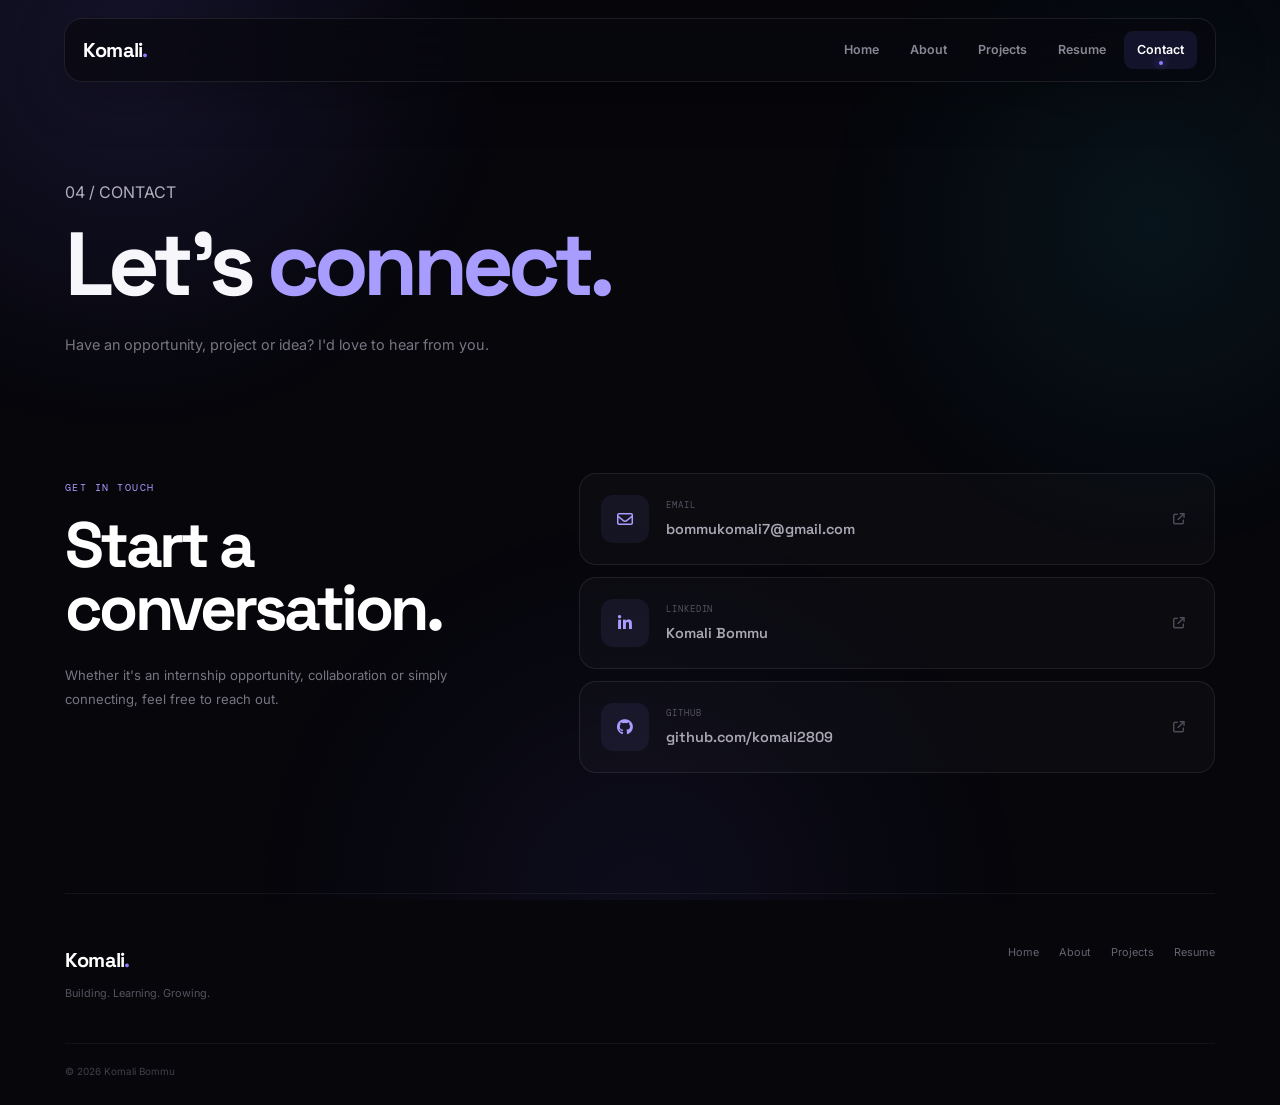
<file: contact.html>
<!DOCTYPE html>
<html lang="en">

<head>

    <meta charset="UTF-8">
    <meta name="viewport" content="width=device-width, initial-scale=1.0">

    <title>Contact | Komali Bommu</title>

    <link rel="stylesheet" href="style.css">

    <link rel="preconnect" href="https://fonts.googleapis.com">
    <link rel="preconnect" href="https://fonts.gstatic.com" crossorigin>

    <link href="https://fonts.googleapis.com/css2?family=Inter:wght@400;500;600;700;800&family=Space+Grotesk:wght@500;600;700&display=swap"
        rel="stylesheet">

    <link rel="stylesheet"
        href="https://cdnjs.cloudflare.com/ajax/libs/font-awesome/6.5.2/css/all.min.css">

</head>

<body>

<header class="navbar">

    <div class="nav-wrapper">

        <a href="index.html" class="logo">
            Komali<span>.</span>
        </a>

        <button class="menu-btn" id="menuBtn">
            <i class="fa-solid fa-bars"></i>
        </button>

        <nav id="navMenu">

            <a href="index.html">Home</a>
            <a href="about.html">About</a>
            <a href="project.html">Projects</a>
            <a href="resume.html">Resume</a>
            <a href="contact.html" class="active">Contact</a>

        </nav>

    </div>

</header>


<main>

    <section class="page-hero">

        <div>

            <span>04 / CONTACT</span>

            <h1>
                Let's <em>connect.</em>
            </h1>

            <p>
                Have an opportunity, project or idea?
                I'd love to hear from you.
            </p>

        </div>

    </section>


    <section class="contact-section">

        <div class="contact-intro">

            <span class="section-label">
                GET IN TOUCH
            </span>

            <h2>
                Start a<br>
                conversation.
            </h2>

            <p>
                Whether it's an internship opportunity,
                collaboration or simply connecting,
                feel free to reach out.
            </p>

        </div>


        <div class="contact-links">


            <a href="mailto:bommukomali7@gmail.com"
                class="contact-card">

                <div class="contact-icon">
                    <i class="fa-regular fa-envelope"></i>
                </div>

                <div>

                    <span>EMAIL</span>

                    <h3>
                        bommukomali7@gmail.com
                    </h3>

                </div>

                <i class="fa-solid fa-arrow-up-right-from-square"></i>

            </a>


            <a href="https://www.linkedin.com/in/komali-bommu405560253/"
                target="_blank"
                class="contact-card">

                <div class="contact-icon">
                    <i class="fa-brands fa-linkedin-in"></i>
                </div>

                <div>

                    <span>LINKEDIN</span>

                    <h3>
                        Komali Bommu
                    </h3>

                </div>

                <i class="fa-solid fa-arrow-up-right-from-square"></i>

            </a>


            <a href="https://github.com/komali2809"
                target="_blank"
                class="contact-card">

                <div class="contact-icon">
                    <i class="fa-brands fa-github"></i>
                </div>

                <div>

                    <span>GITHUB</span>

                    <h3>
                        github.com/komali2809
                    </h3>

                </div>

                <i class="fa-solid fa-arrow-up-right-from-square"></i>

            </a>


        </div>

    </section>

</main>


<footer>

    <div class="footer-top">

        <div>

            <a href="index.html" class="logo">
                Komali<span>.</span>
            </a>

            <p>Building. Learning. Growing.</p>

        </div>

        <div class="footer-links">

            <a href="index.html">Home</a>
            <a href="about.html">About</a>
            <a href="project.html">Projects</a>
            <a href="resume.html">Resume</a>

        </div>

    </div>

    <div class="footer-bottom">

        <p>© 2026 Komali Bommu</p>

    </div>

</footer>


<script>

const menuBtn = document.getElementById("menuBtn");
const navMenu = document.getElementById("navMenu");

menuBtn.addEventListener("click", () => {

    navMenu.classList.toggle("open");

    const icon = menuBtn.querySelector("i");

    icon.className =
        navMenu.classList.contains("open")
        ? "fa-solid fa-xmark"
        : "fa-solid fa-bars";

});

</script>

</body>
</html>
</file>
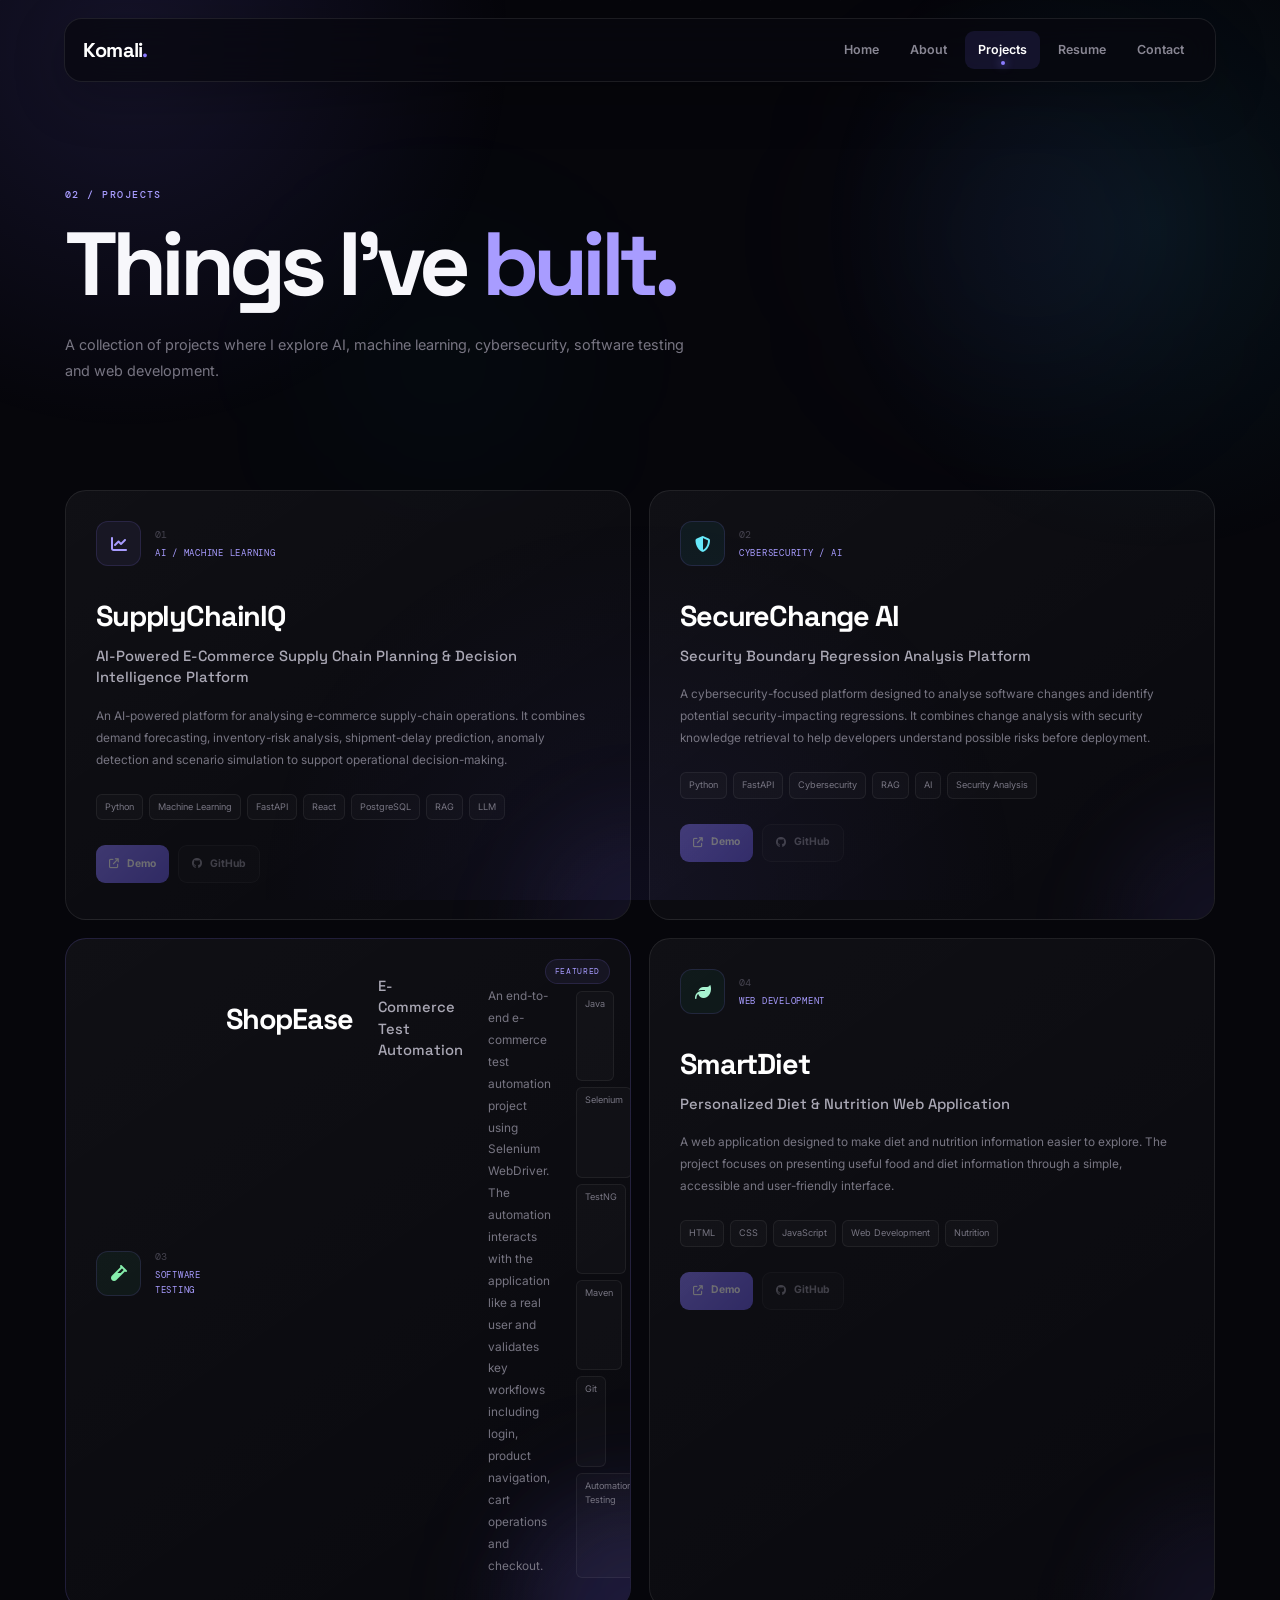
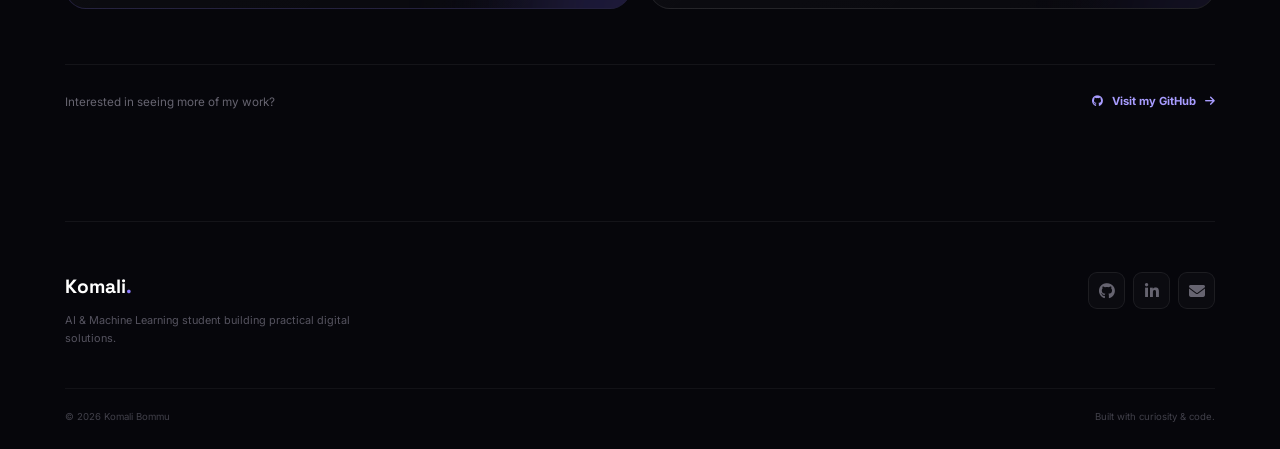
<file: project.html>
<!DOCTYPE html>
<html lang="en">
<head>
    <meta charset="UTF-8">
    <meta name="viewport" content="width=device-width, initial-scale=1.0">

    <title>Projects | Komali Bommu</title>

    <meta
        name="description"
        content="Projects built by Komali Bommu in AI, Machine Learning, Cybersecurity, Software Testing and Web Development."
    >

    <link rel="preconnect" href="https://fonts.googleapis.com">
    <link rel="preconnect" href="https://fonts.gstatic.com" crossorigin>

    <link
        href="https://fonts.googleapis.com/css2?family=Inter:wght@400;500;600;700&family=Space+Grotesk:wght@500;600;700&display=swap"
        rel="stylesheet"
    >

    <link
        rel="stylesheet"
        href="https://cdnjs.cloudflare.com/ajax/libs/font-awesome/6.5.2/css/all.min.css"
    >

    <link rel="stylesheet" href="style.css">
</head>

<body>

<!-- ================= NAVBAR ================= -->

<header class="navbar">

    <div class="nav-wrapper">

        <a href="index.html" class="logo">
            Komali<span>.</span>
        </a>

        <button
            class="menu-btn"
            id="menuBtn"
            aria-label="Toggle navigation"
        >
            <i class="fa-solid fa-bars"></i>
        </button>

        <nav id="navMenu">

            <a href="index.html">Home</a>

            <a href="about.html">About</a>

            <a href="project.html" class="active">Projects</a>

            <a href="resume.html">Resume</a>

            <a href="contact.html">Contact</a>

        </nav>

    </div>

</header>


<!-- ================= PROJECT HERO ================= -->

<main>

<section class="projects-hero">

    <div class="hero-glow glow-one"></div>
    <div class="hero-glow glow-two"></div>

    <div class="projects-hero-content">

        <span class="section-number">02 / PROJECTS</span>

        <h1>
            Things I've
            <span>built.</span>
        </h1>

        <p>
            A collection of projects where I explore
            AI, machine learning, cybersecurity,
            software testing and web development.
        </p>

    </div>

</section>


<!-- ================= PROJECTS ================= -->

<section class="projects-section">

    <div class="projects-container">


        <!-- ================= SUPPLYCHAINIQ ================= -->

        <article class="portfolio-project">

            <div class="project-top">

                <div class="project-icon">
                    <i class="fa-solid fa-chart-line"></i>
                </div>

                <div>

                    <span class="project-number">01</span>

                    <span class="project-category">
                        AI / MACHINE LEARNING
                    </span>

                </div>

            </div>


            <h2>SupplyChainIQ</h2>

            <h3>
                AI-Powered E-Commerce Supply Chain
                Planning & Decision Intelligence Platform
            </h3>

            <p>
                An AI-powered platform for analysing
                e-commerce supply-chain operations.
                It combines demand forecasting,
                inventory-risk analysis, shipment-delay
                prediction, anomaly detection and
                scenario simulation to support
                operational decision-making.
            </p>


            <div class="project-tags">

                <span>Python</span>
                <span>Machine Learning</span>
                <span>FastAPI</span>
                <span>React</span>
                <span>PostgreSQL</span>
                <span>RAG</span>
                <span>LLM</span>

            </div>


            <div class="project-actions">

                <!-- Add actual deployed URL here -->
                <a href="#"
                   class="project-btn primary disabled"
                   aria-disabled="true">

                    <i class="fa-solid fa-arrow-up-right-from-square"></i>
                    Demo

                </a>

                <!-- Add actual GitHub URL here -->
                <a href="#"
                   class="project-btn secondary disabled"
                   aria-disabled="true">

                    <i class="fa-brands fa-github"></i>
                    GitHub

                </a>

            </div>

        </article>


        <!-- ================= SECURECHANGE AI ================= -->

        <article class="portfolio-project">

            <div class="project-top">

                <div class="project-icon security-icon">
                    <i class="fa-solid fa-shield-halved"></i>
                </div>

                <div>

                    <span class="project-number">02</span>

                    <span class="project-category">
                        CYBERSECURITY / AI
                    </span>

                </div>

            </div>


            <h2>SecureChange AI</h2>

            <h3>
                Security Boundary Regression
                Analysis Platform
            </h3>

            <p>
                A cybersecurity-focused platform designed
                to analyse software changes and identify
                potential security-impacting regressions.
                It combines change analysis with security
                knowledge retrieval to help developers
                understand possible risks before deployment.
            </p>


            <div class="project-tags">

                <span>Python</span>
                <span>FastAPI</span>
                <span>Cybersecurity</span>
                <span>RAG</span>
                <span>AI</span>
                <span>Security Analysis</span>

            </div>


            <div class="project-actions">

                <!-- Add deployed URL when available -->
                <a href="#"
                   class="project-btn primary disabled"
                   aria-disabled="true">

                    <i class="fa-solid fa-arrow-up-right-from-square"></i>
                    Demo

                </a>

                <!-- Add GitHub URL when available -->
                <a href="#"
                   class="project-btn secondary disabled"
                   aria-disabled="true">

                    <i class="fa-brands fa-github"></i>
                    GitHub

                </a>

            </div>

        </article>


        <!-- ================= SHOPEASE ================= -->

        <article class="portfolio-project featured-project">

            <div class="featured-label">
                FEATURED
            </div>

            <div class="project-top">

                <div class="project-icon testing-icon">
                    <i class="fa-solid fa-vial"></i>
                </div>

                <div>

                    <span class="project-number">03</span>

                    <span class="project-category">
                        SOFTWARE TESTING
                    </span>

                </div>

            </div>


            <h2>ShopEase</h2>

            <h3>
                E-Commerce Test Automation
            </h3>

            <p>
                An end-to-end e-commerce test automation
                project using Selenium WebDriver.
                The automation interacts with the application
                like a real user and validates key workflows
                including login, product navigation, cart
                operations and checkout.
            </p>


            <div class="project-tags">

                <span>Java</span>
                <span>Selenium</span>
                <span>TestNG</span>
                <span>Maven</span>
                <span>Git</span>
                <span>Automation Testing</span>

            </div>


            <div class="project-actions">

                <a
                    href="https://shopease-ecommerce-automation.netlify.app/"
                    target="_blank"
                    rel="noopener noreferrer"
                    class="project-btn primary"
                >

                    <i class="fa-solid fa-arrow-up-right-from-square"></i>
                    Live Demo

                </a>


                <!-- Replace # with your actual GitHub repository -->
                <a
                    href="#"
                    class="project-btn secondary disabled"
                    aria-disabled="true"
                >

                    <i class="fa-brands fa-github"></i>
                    GitHub

                </a>

            </div>

        </article>


        <!-- ================= SMARTDIET ================= -->

        <article class="portfolio-project">

            <div class="project-top">

                <div class="project-icon diet-icon">
                    <i class="fa-solid fa-leaf"></i>
                </div>

                <div>

                    <span class="project-number">04</span>

                    <span class="project-category">
                        WEB DEVELOPMENT
                    </span>

                </div>

            </div>


            <h2>SmartDiet</h2>

            <h3>
                Personalized Diet & Nutrition Web Application
            </h3>

            <p>
                A web application designed to make
                diet and nutrition information easier to
                explore. The project focuses on presenting
                useful food and diet information through
                a simple, accessible and user-friendly
                interface.
            </p>


            <div class="project-tags">

                <span>HTML</span>
                <span>CSS</span>
                <span>JavaScript</span>
                <span>Web Development</span>
                <span>Nutrition</span>

            </div>


            <div class="project-actions">

                <!-- Add SmartDiet deployed URL -->
                <a
                    href="#"
                    class="project-btn primary disabled"
                    aria-disabled="true"
                >

                    <i class="fa-solid fa-arrow-up-right-from-square"></i>
                    Demo

                </a>


                <!-- Add SmartDiet GitHub URL -->
                <a
                    href="#"
                    class="project-btn secondary disabled"
                    aria-disabled="true"
                >

                    <i class="fa-brands fa-github"></i>
                    GitHub

                </a>

            </div>

        </article>

    </div>


    <!-- ================= CTA ================= -->

    <div class="projects-cta">

        <p>
            Interested in seeing more of my work?
        </p>

        <a
            href="https://github.com/komali2809"
            target="_blank"
            rel="noopener noreferrer"
            class="github-link"
        >

            <i class="fa-brands fa-github"></i>
            Visit my GitHub

            <i class="fa-solid fa-arrow-right"></i>

        </a>

    </div>

</section>

</main>


<!-- ================= FOOTER ================= -->

<footer class="site-footer">

    <div class="footer-inner">

        <div>

            <a href="index.html" class="footer-logo">
                Komali<span>.</span>
            </a>

            <p>
                AI & Machine Learning student
                building practical digital solutions.
            </p>

        </div>


        <div class="footer-socials">

            <a
                href="https://github.com/komali2809"
                target="_blank"
                rel="noopener noreferrer"
                aria-label="GitHub"
            >
                <i class="fa-brands fa-github"></i>
            </a>

            <a
                href="https://www.linkedin.com/in/komali-bommu405560253/"
                target="_blank"
                rel="noopener noreferrer"
                aria-label="LinkedIn"
            >
                <i class="fa-brands fa-linkedin-in"></i>
            </a>

            <a
                href="mailto:bommukomali7@gmail.com"
                aria-label="Email"
            >
                <i class="fa-solid fa-envelope"></i>
            </a>

        </div>

    </div>


    <div class="footer-bottom">

        <span>
            © 2026 Komali Bommu
        </span>

        <span>
            Built with curiosity & code.
        </span>

    </div>

</footer>


<!-- ================= MOBILE MENU ================= -->

<script>

const menuBtn = document.getElementById("menuBtn");
const navMenu = document.getElementById("navMenu");

menuBtn.addEventListener("click", () => {

    navMenu.classList.toggle("open");

    const icon = menuBtn.querySelector("i");

    if (navMenu.classList.contains("open")) {
        icon.classList.remove("fa-bars");
        icon.classList.add("fa-xmark");
    } else {
        icon.classList.remove("fa-xmark");
        icon.classList.add("fa-bars");
    }

});


document.querySelectorAll("#navMenu a").forEach(link => {

    link.addEventListener("click", () => {

        navMenu.classList.remove("open");

        const icon = menuBtn.querySelector("i");

        icon.classList.remove("fa-xmark");
        icon.classList.add("fa-bars");

    });

});

</script>

</body>
</html>
</file>
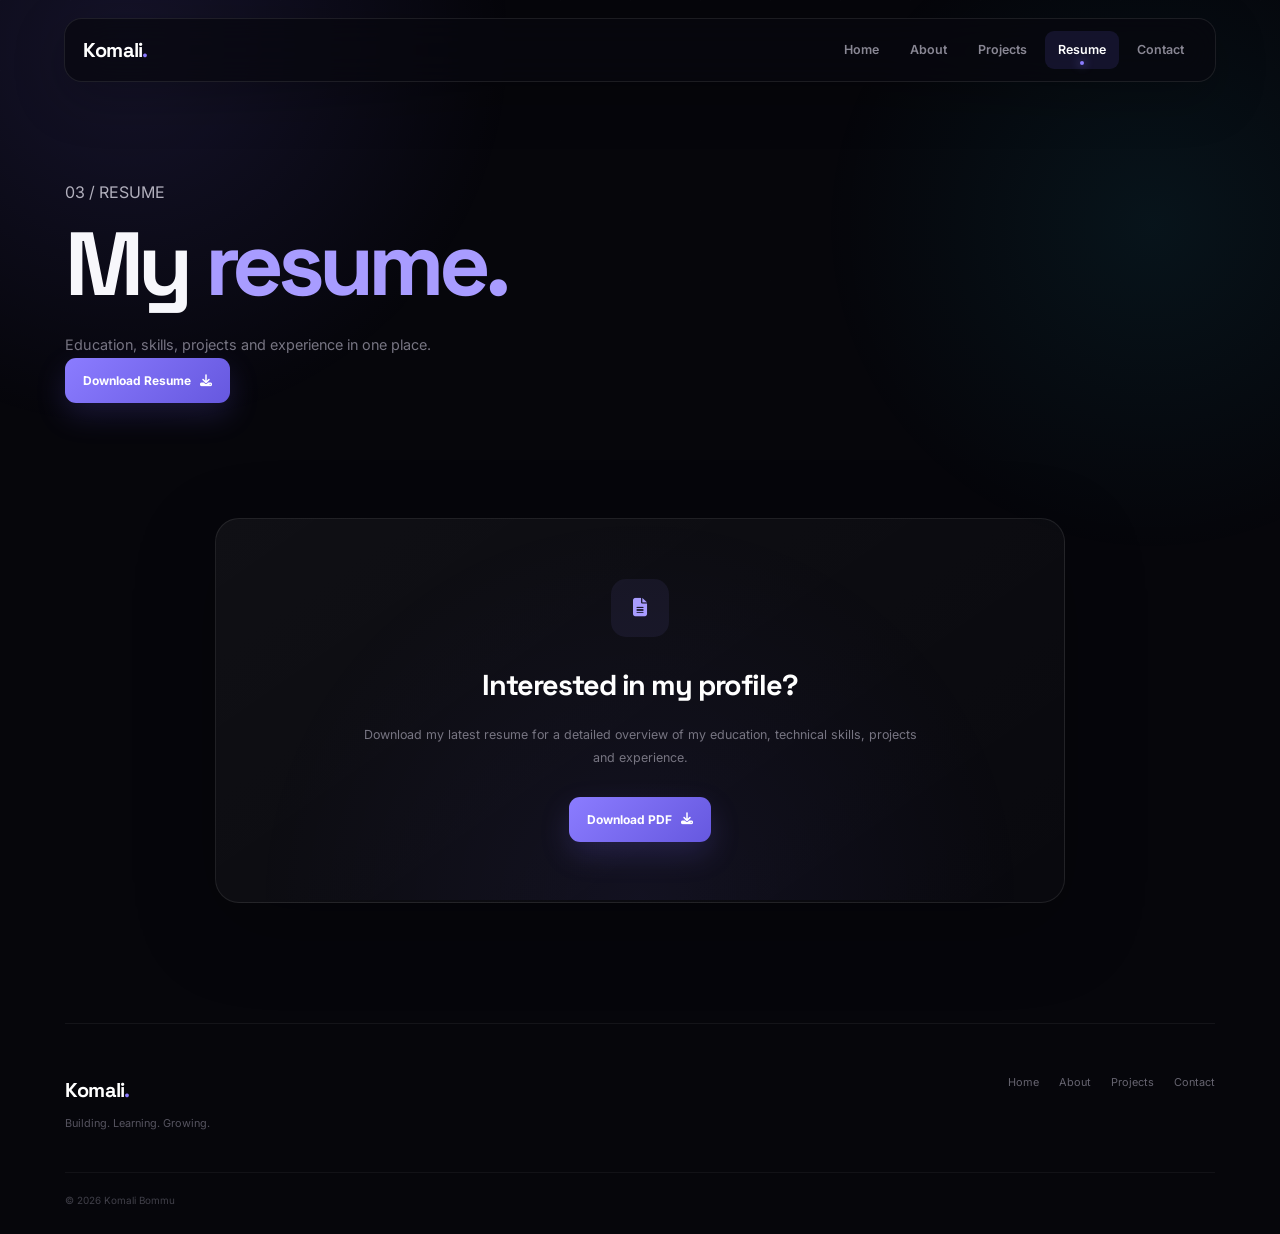
<file: resume.html>
<!DOCTYPE html>
<html lang="en">

<head>

    <meta charset="UTF-8">
    <meta name="viewport" content="width=device-width, initial-scale=1.0">

    <title>Resume | Komali Bommu</title>

    <link rel="stylesheet" href="style.css">

    <link rel="preconnect" href="https://fonts.googleapis.com">
    <link rel="preconnect" href="https://fonts.gstatic.com" crossorigin>

    <link href="https://fonts.googleapis.com/css2?family=Inter:wght@400;500;600;700;800&family=Space+Grotesk:wght@500;600;700&display=swap"
        rel="stylesheet">

    <link rel="stylesheet"
        href="https://cdnjs.cloudflare.com/ajax/libs/font-awesome/6.5.2/css/all.min.css">

</head>

<body>

<header class="navbar">

    <div class="nav-wrapper">

        <a href="index.html" class="logo">
            Komali<span>.</span>
        </a>

        <button class="menu-btn" id="menuBtn">
            <i class="fa-solid fa-bars"></i>
        </button>

        <nav id="navMenu">

            <a href="index.html">Home</a>
            <a href="about.html">About</a>
            <a href="project.html">Projects</a>
            <a href="resume.html" class="active">Resume</a>
            <a href="contact.html">Contact</a>

        </nav>

    </div>

</header>


<main>

    <section class="page-hero resume-hero">

        <div>

            <span>03 / RESUME</span>

            <h1>
                My <em>resume.</em>
            </h1>

            <p>
                Education, skills, projects and experience
                in one place.
            </p>

            <a href="23b01a4221_komalibommu (9).pdf" download class="btn btn-primary">

                Download Resume

                <i class="fa-solid fa-download"></i>

            </a>

        </div>

    </section>


    <section class="resume-info">

        <div class="resume-card">

            <i class="fa-solid fa-file-lines"></i>

            <h2>
                Interested in my profile?
            </h2>

            <p>
                Download my latest resume for a detailed overview
                of my education, technical skills, projects and
                experience.
            </p>

            <a href="23b01a4221_komalibommu (9).pdf" download class="btn btn-primary">

                Download PDF

                <i class="fa-solid fa-download"></i>

            </a>

        </div>

    </section>

</main>


<footer>

    <div class="footer-top">

        <div>

            <a href="index.html" class="logo">
                Komali<span>.</span>
            </a>

            <p>Building. Learning. Growing.</p>

        </div>

        <div class="footer-links">

            <a href="index.html">Home</a>
            <a href="about.html">About</a>
            <a href="project.html">Projects</a>
            <a href="contact.html">Contact</a>

        </div>

    </div>

    <div class="footer-bottom">

        <p>© 2026 Komali Bommu</p>

    </div>

</footer>


<script>

const menuBtn = document.getElementById("menuBtn");
const navMenu = document.getElementById("navMenu");

menuBtn.addEventListener("click", () => {

    navMenu.classList.toggle("open");

    const icon = menuBtn.querySelector("i");

    icon.className =
        navMenu.classList.contains("open")
        ? "fa-solid fa-xmark"
        : "fa-solid fa-bars";

});

</script>

</body>
</html>
</file>
<file: style.css>
/* =========================================================
   KOMALI BOMMU — PORTFOLIO
   Premium Dark Portfolio
   ========================================================= */

@import url('https://fonts.googleapis.com/css2?family=DM+Mono:wght@400;500&family=Inter:wght@400;500;600;700;800&family=Space+Grotesk:wght@500;600;700&display=swap');


/* =========================================================
   VARIABLES
   ========================================================= */

:root {

    --bg: #06060b;
    --bg-soft: #0a0a12;
    --card: rgba(255,255,255,0.045);
    --card-hover: rgba(255,255,255,0.065);

    --white: #f7f7fb;
    --text: #b1afbc;
    --muted: #696875;

    --purple: #8b7cff;
    --purple-bright: #a89cff;
    --cyan: #22d3ee;

    --border: rgba(255,255,255,0.085);

    --font-main: "Inter", sans-serif;
    --font-display: "Space Grotesk", sans-serif;
    --font-code: "DM Mono", monospace;

}


/* =========================================================
   RESET
   ========================================================= */

* {

    margin: 0;
    padding: 0;

    box-sizing: border-box;

}


html {

    scroll-behavior: smooth;

}


body {

    background: var(--bg);

    color: var(--text);

    font-family: var(--font-main);

    line-height: 1.6;

    overflow-x: hidden;

}


body::selection {

    background: var(--purple);

    color: white;

}


a {

    color: inherit;

}


button {

    font-family: inherit;

}


/* =========================================================
   AMBIENT BACKGROUND
   ========================================================= */

body::before {

    content: "";

    position: fixed;

    inset: 0;

    z-index: -20;

    background:

        radial-gradient(
            700px circle at 10% 5%,
            rgba(124,108,255,0.13),
            transparent 55%
        ),

        radial-gradient(
            600px circle at 90% 25%,
            rgba(34,211,238,0.07),
            transparent 55%
        ),

        radial-gradient(
            700px circle at 50% 100%,
            rgba(124,108,255,0.07),
            transparent 55%
        );

    pointer-events: none;

}


body::after {

    content: "";

    position: fixed;

    inset: 0;

    z-index: -19;

    opacity: 0.35;

    background-image:

        linear-gradient(
            rgba(255,255,255,0.018) 1px,
            transparent 1px
        ),

        linear-gradient(
            90deg,
            rgba(255,255,255,0.018) 1px,
            transparent 1px
        );

    background-size: 70px 70px;

    mask-image:
        linear-gradient(
            to bottom,
            black,
            transparent 80%
        );

    pointer-events: none;

}


/* =========================================================
   PARTICLES
   ========================================================= */

#tsparticles {

    position: fixed;

    inset: 0;

    z-index: -10;

    pointer-events: none;

    opacity: 0.45;

}


/* =========================================================
   NAVBAR
   ========================================================= */

.navbar {

    position: fixed;

    top: 0;
    left: 0;

    width: 100%;

    z-index: 100;

    padding: 18px 5%;

}


.nav-wrapper {

    max-width: 1250px;

    margin: auto;

    height: 64px;

    padding: 0 18px;

    display: flex;

    align-items: center;

    justify-content: space-between;

    border: 1px solid var(--border);

    border-radius: 18px;

    background:
        rgba(8,8,14,0.72);

    backdrop-filter: blur(20px);

    box-shadow:
        0 15px 50px rgba(0,0,0,0.25);

}


.logo {

    font-family: var(--font-display);

    font-size: 1.25rem;

    font-weight: 700;

    color: white;

    text-decoration: none;

    letter-spacing: -0.04em;

}


.logo span {

    color: var(--purple);

}


nav {

    display: flex;

    align-items: center;

    gap: 5px;

}


nav a {

    position: relative;

    padding: 9px 13px;

    border-radius: 9px;

    color: #898794;

    font-size: 0.78rem;

    font-weight: 600;

    text-decoration: none;

    transition: 0.25s ease;

}


nav a:hover {

    color: white;

    background:
        rgba(255,255,255,0.045);

}


nav a.active {

    color: white;

    background:
        rgba(124,108,255,0.12);

}


nav a.active::after {

    content: "";

    position: absolute;

    bottom: 4px;

    left: 50%;

    width: 4px;

    height: 4px;

    transform: translateX(-50%);

    border-radius: 50%;

    background: var(--purple);

    box-shadow:
        0 0 10px var(--purple);

}


.menu-btn {

    display: none;

    width: 40px;
    height: 40px;

    border: 1px solid var(--border);

    border-radius: 10px;

    color: white;

    background: rgba(255,255,255,0.04);

    cursor: pointer;

}


/* =========================================================
   HERO
   ========================================================= */

.hero {

    position: relative;

    max-width: 1250px;

    min-height: 100vh;

    margin: auto;

    padding: 170px 5% 100px;

    display: grid;

    grid-template-columns: 1.1fr 0.9fr;

    align-items: center;

    gap: 70px;

}


.hero-left {

    position: relative;

    z-index: 2;

}


.availability {

    display: inline-flex;

    align-items: center;

    gap: 9px;

    padding: 7px 12px;

    margin-bottom: 27px;

    border: 1px solid rgba(74,222,128,0.15);

    border-radius: 999px;

    color: #9ae6b4;

    background: rgba(74,222,128,0.05);

    font-size: 0.68rem;

    font-weight: 600;

}


.availability span {

    width: 6px;
    height: 6px;

    border-radius: 50%;

    background: #4ade80;

    box-shadow:
        0 0 10px #4ade80;

}


.eyebrow {

    margin-bottom: 18px;

    color: var(--purple-bright);

    font-family: var(--font-code);

    font-size: 0.68rem;

    letter-spacing: 0.15em;

}


.hero h1 {

    max-width: 850px;

    font-family: var(--font-display);

    font-size: clamp(4rem, 7.5vw, 7rem);

    line-height: 0.92;

    letter-spacing: -0.065em;

    color: white;

}


.hero h1 span {

    display: block;

    background:

        linear-gradient(
            100deg,
            #ffffff 10%,
            #9b8fff 55%,
            #4bdbea 100%
        );

    -webkit-background-clip: text;

    background-clip: text;

    color: transparent;

}


.hero h2 {

    margin-top: 25px;

    font-family: var(--font-display);

    font-size: clamp(1.5rem, 3vw, 2.4rem);

    font-weight: 500;

    letter-spacing: -0.035em;

    color: #9b99a7;

}


.hero h2 span {

    color: white;

}


.hero-text {

    max-width: 620px;

    margin-top: 25px;

    color: #858391;

    font-size: 0.95rem;

    line-height: 1.9;

}


/* =========================================================
   BUTTONS
   ========================================================= */

.hero-buttons {

    display: flex;

    gap: 12px;

    margin-top: 32px;

}


.btn {

    display: inline-flex;

    align-items: center;

    justify-content: center;

    gap: 9px;

    min-height: 45px;

    padding: 0 18px;

    border-radius: 11px;

    font-size: 0.75rem;

    font-weight: 700;

    text-decoration: none;

    transition: 0.3s ease;

}


.btn-primary {

    color: white;

    background:
        linear-gradient(
            135deg,
            #8b7cff,
            #6658df
        );

    box-shadow:
        0 12px 30px rgba(124,108,255,0.18);

}


.btn-primary:hover {

    transform: translateY(-3px);

    box-shadow:
        0 16px 40px rgba(124,108,255,0.30);

}


.btn-outline {

    color: #aaa8b5;

    border: 1px solid var(--border);

    background:
        rgba(255,255,255,0.025);

}


.btn-outline:hover {

    color: white;

    border-color:
        rgba(124,108,255,0.35);

    background:
        rgba(124,108,255,0.07);

    transform: translateY(-3px);

}


/* =========================================================
   SOCIALS
   ========================================================= */

.socials {

    display: flex;

    gap: 9px;

    margin-top: 28px;

}


.socials a {

    width: 39px;
    height: 39px;

    display: flex;

    align-items: center;
    justify-content: center;

    border:
        1px solid rgba(255,255,255,0.07);

    border-radius: 10px;

    color: #777582;

    background:
        rgba(255,255,255,0.025);

    text-decoration: none;

    transition: 0.25s ease;

}


.socials a:hover {

    color: white;

    border-color:
        rgba(124,108,255,0.35);

    transform: translateY(-3px);

}


/* =========================================================
   CODE CARD
   ========================================================= */

.hero-right {

    position: relative;

}


.code-window {

    position: relative;

    width: 100%;

    border:
        1px solid rgba(255,255,255,0.10);

    border-radius: 22px;

    overflow: hidden;

    background:
        rgba(12,12,20,0.80);

    backdrop-filter: blur(20px);

    box-shadow:

        0 35px 100px rgba(0,0,0,0.45),

        0 0 80px rgba(124,108,255,0.07);

    transform:
        perspective(1000px)
        rotateY(-4deg)
        rotateX(2deg);

    transition: 0.5s ease;

}


.code-window:hover {

    transform:
        perspective(1000px)
        rotateY(0)
        rotateX(0)
        translateY(-7px);

}


.window-top {

    height: 48px;

    padding: 0 17px;

    display: flex;

    align-items: center;

    justify-content: space-between;

    border-bottom:
        1px solid rgba(255,255,255,0.06);

}


.window-top p {

    color: #656370;

    font-family: var(--font-code);

    font-size: 0.65rem;

}


.window-dots {

    display: flex;

    gap: 6px;

}


.window-dots span {

    width: 8px;
    height: 8px;

    border-radius: 50%;

    background: #363541;

}


.code-body {

    padding: 30px 28px;

}


.code-body pre {

    overflow-x: auto;

    color: #8f8d99;

    font-family: var(--font-code);

    font-size: 0.72rem;

    line-height: 1.85;

}


.purple {
    color: #a78bfa;
}

.blue {
    color: #67e8f9;
}

.green {
    color: #86efac;
}

.yellow {
    color: #fcd34d;
}


.code-bottom {

    padding: 13px 18px;

    display: flex;

    justify-content: space-between;

    border-top:
        1px solid rgba(255,255,255,0.06);

    color: #5f5d6b;

    font-family: var(--font-code);

    font-size: 0.6rem;

}


.code-bottom i {

    margin-right: 5px;

}


/* =========================================================
   STATS
   ========================================================= */

.stats {

    max-width: 1150px;

    margin: 0 auto;

    padding: 0 5% 110px;

    display: grid;

    grid-template-columns:
        repeat(4, 1fr);

    gap: 14px;

}


.stat-card {

    position: relative;

    padding: 24px;

    border:
        1px solid var(--border);

    border-radius: 16px;

    background:
        rgba(255,255,255,0.025);

    transition: 0.3s ease;

}


.stat-card:hover {

    transform: translateY(-4px);

    border-color:
        rgba(124,108,255,0.22);

    background:
        rgba(255,255,255,0.04);

}


.stat-card i {

    display: block;

    margin-bottom: 17px;

    color: var(--purple);

    font-size: 0.9rem;

}


.stat-card strong {

    display: block;

    color: white;

    font-family: var(--font-display);

    font-size: 1.8rem;

}


.stat-card span {

    color: #666470;

    font-size: 0.68rem;

}


/* =========================================================
   HOME SECTIONS
   ========================================================= */

.home-section {

    max-width: 1150px;

    margin: auto;

    padding: 100px 5%;

}


.section-title span {

    color: var(--purple);

    font-family: var(--font-code);

    font-size: 0.65rem;

    letter-spacing: 0.14em;

}


.section-title h2 {

    max-width: 800px;

    margin-top: 17px;

    color: white;

    font-family: var(--font-display);

    font-size: clamp(2.6rem, 5vw, 4.5rem);

    line-height: 1;

    letter-spacing: -0.055em;

}


.section-title h2 em {

    font-style: normal;

    color: var(--purple-bright);

}


.section-description {

    max-width: 570px;

    margin-top: 20px;

    color: var(--muted);

    font-size: 0.85rem;

}


/* =========================================================
   ABOUT INTRO
   ========================================================= */

.intro-grid {

    display: grid;

    grid-template-columns: 1fr 1fr;

    gap: 90px;

    margin-top: 65px;

}


.large-text {

    color: #aaa8b5;

    font-family: var(--font-display);

    font-size: clamp(1.5rem, 3vw, 2.4rem);

    line-height: 1.3;

    letter-spacing: -0.035em;

}


.large-text strong {

    color: white;

}


.intro-grid > div:last-child p {

    color: #777582;

    font-size: 0.88rem;

    line-height: 1.9;

}


.text-link {

    display: inline-flex;

    align-items: center;

    gap: 8px;

    margin-top: 25px;

    color: var(--purple-bright);

    font-size: 0.75rem;

    font-weight: 700;

    text-decoration: none;

}


.text-link:hover {

    gap: 13px;

}


/* =========================================================
   PROJECT GRID
   ========================================================= */

.featured-projects {

    display: grid;

    grid-template-columns:
        repeat(2, 1fr);

    gap: 18px;

    margin-top: 60px;

}


.featured-project {

    position: relative;

    min-height: 370px;

    padding: 30px;

    display: flex;

    gap: 25px;

    overflow: hidden;

    border:
        1px solid var(--border);

    border-radius: 20px;

    background:
        linear-gradient(
            145deg,
            rgba(255,255,255,0.045),
            rgba(255,255,255,0.015)
        );

    transition:
        transform 0.35s ease,
        border-color 0.35s ease,
        box-shadow 0.35s ease;

}


.featured-project::before {

    content: "";

    position: absolute;

    width: 240px;

    height: 240px;

    right: -120px;

    bottom: -120px;

    border-radius: 50%;

    background:
        rgba(124,108,255,0.12);

    filter: blur(55px);

}


.featured-project:hover {

    transform: translateY(-7px);

    border-color:
        rgba(124,108,255,0.27);

    box-shadow:
        0 25px 70px rgba(0,0,0,0.30);

}


.project-number {

    position: relative;

    z-index: 2;

    color: #45434f;

    font-family: var(--font-code);

    font-size: 0.65rem;

}


.project-content {

    position: relative;

    z-index: 2;

    flex: 1;

}


.project-content > span {

    display: block;

    margin-bottom: 9px;

    color: var(--purple-bright);

    font-family: var(--font-code);

    font-size: 0.62rem;

    letter-spacing: 0.08em;

    text-transform: uppercase;

}


.project-content h3 {

    color: white;

    font-family: var(--font-display);

    font-size: 1.35rem;

    line-height: 1.25;

    letter-spacing: -0.025em;

}


.project-content p {

    margin-top: 15px;

    color: #777582;

    font-size: 0.78rem;

    line-height: 1.8;

}


.tags {

    display: flex;

    flex-wrap: wrap;

    gap: 6px;

    margin-top: 20px;

}


.tags span {

    padding: 5px 8px;

    border:
        1px solid rgba(255,255,255,0.06);

    border-radius: 6px;

    color: #777582;

    background:
        rgba(255,255,255,0.025);

    font-size: 0.6rem;

}


.project-arrow {

    position: absolute;

    top: 28px;

    right: 28px;

    color: #4d4b57;

    font-size: 0.85rem;

    transition: 0.3s ease;

}


.featured-project:hover .project-arrow {

    color: var(--purple-bright);

    transform:
        translate(3px,-3px);

}


/* =========================================================
   PROJECT STATUS
   ========================================================= */

.project-status {

    display: inline-flex;

    align-items: center;

    gap: 7px;

    margin-bottom: 14px;

    padding: 5px 9px;

    border-radius: 999px;

    font-size: 0.6rem;

    font-weight: 700;

}


.project-status span {

    width: 5px;
    height: 5px;

    border-radius: 50%;

}


.project-status.completed {

    color: #86efac;

    background:
        rgba(74,222,128,0.06);

}


.project-status.completed span {

    background: #4ade80;

    box-shadow:
        0 0 8px #4ade80;

}


.project-status.building {

    color: #a89cff;

    background:
        rgba(139,124,255,0.07);

}


.project-status.building span {

    background: var(--purple);

}


/* =========================================================
   PROJECT LINKS
   ========================================================= */

.homepage-project-links {

    display: flex;

    gap: 17px;

    margin-top: 23px;

}


.homepage-project-links a {

    display: inline-flex;

    align-items: center;

    gap: 7px;

    color: #8f8d9b;

    font-size: 0.68rem;

    font-weight: 700;

    text-decoration: none;

    transition: 0.25s ease;

}


.homepage-project-links a:first-child {

    color: var(--purple-bright);

}


.homepage-project-links a:hover {

    color: white;

}


/* =========================================================
   CTA
   ========================================================= */

.cta {

    position: relative;

    max-width: 1150px;

    margin: 80px auto 120px;

    padding: 80px;

    overflow: hidden;

    border:
        1px solid rgba(124,108,255,0.17);

    border-radius: 28px;

    background:

        radial-gradient(
            circle at 85% 50%,
            rgba(34,211,238,0.10),
            transparent 35%
        ),

        radial-gradient(
            circle at 20% 30%,
            rgba(124,108,255,0.12),
            transparent 40%
        ),

        rgba(255,255,255,0.025);

}


.cta::before {

    content: "";

    position: absolute;

    inset: 0;

    background-image:

        linear-gradient(
            rgba(255,255,255,0.025) 1px,
            transparent 1px
        ),

        linear-gradient(
            90deg,
            rgba(255,255,255,0.025) 1px,
            transparent 1px
        );

    background-size: 45px 45px;

    opacity: 0.5;

}


.cta > div {

    position: relative;

    z-index: 2;

}


.cta > div > span {

    color: var(--purple);

    font-family: var(--font-code);

    font-size: 0.65rem;

    letter-spacing: 0.13em;

}


.cta h2 {

    max-width: 650px;

    margin-top: 18px;

    color: white;

    font-family: var(--font-display);

    font-size: clamp(2.5rem, 5vw, 4.5rem);

    line-height: 0.98;

    letter-spacing: -0.055em;

}


.cta p {

    margin: 22px 0 28px;

    color: #777582;

    font-size: 0.85rem;

}


/* =========================================================
   FOOTER
   ========================================================= */

footer {

    max-width: 1150px;

    margin: auto;

    padding: 50px 5% 25px;

    border-top:
        1px solid rgba(255,255,255,0.06);

}


.footer-top {

    display: flex;

    justify-content: space-between;

    gap: 40px;

}


.footer-top p {

    margin-top: 8px;

    color: #55535f;

    font-size: 0.7rem;

}


.footer-links {

    display: flex;

    flex-wrap: wrap;

    gap: 20px;

}


.footer-links a {

    color: #666470;

    font-size: 0.7rem;

    text-decoration: none;

}


.footer-links a:hover {

    color: white;

}


.footer-bottom {

    display: flex;

    justify-content: space-between;

    gap: 20px;

    margin-top: 45px;

    padding-top: 20px;

    border-top:
        1px solid rgba(255,255,255,0.05);

}


.footer-bottom p {

    color: #41404a;

    font-size: 0.62rem;

}


/* =========================================================
   PAGE HERO
   ========================================================= */

.page-hero {

    max-width: 1150px;

    margin: auto;

    padding: 180px 5% 90px;

}


.page-hero h1 {

    margin-top: 15px;

    color: white;

    font-family: var(--font-display);

    font-size: clamp(3.5rem, 7vw, 6rem);

    line-height: 0.95;

    letter-spacing: -0.06em;

}


.page-hero p {

    max-width: 650px;

    margin-top: 25px;

    color: #777582;

    font-size: 0.9rem;

    line-height: 1.8;

}


/* =========================================================
   RESPONSIVE
   ========================================================= */

@media (max-width: 950px) {

    .hero {

        grid-template-columns: 1fr;

        padding-top: 150px;

    }


    .hero-right {

        max-width: 650px;

    }


    .stats {

        grid-template-columns:
            repeat(2, 1fr);

    }


    .intro-grid {

        gap: 40px;

    }

}


@media (max-width: 700px) {

    .navbar {

        padding: 12px 4%;

    }


    .nav-wrapper {

        height: 58px;

    }


    .menu-btn {

        display: block;

    }


    nav {

        position: absolute;

        top: 75px;

        left: 4%;

        right: 4%;

        display: none;

        flex-direction: column;

        align-items: stretch;

        padding: 10px;

        border:
            1px solid var(--border);

        border-radius: 16px;

        background:
            rgba(8,8,14,0.94);

        backdrop-filter: blur(20px);

    }


    nav.open {

        display: flex;

    }


    nav a {

        padding: 13px;

    }


    .hero {

        min-height: auto;

        padding:
            135px 6% 75px;

        gap: 50px;

    }


    .hero h1 {

        font-size: 3.6rem;

    }


    .hero h2 {

        font-size: 1.45rem;

    }


    .hero-text {

        font-size: 0.84rem;

    }


    .hero-buttons {

        flex-direction: column;

        align-items: stretch;

    }


    .btn {

        width: 100%;

    }


    .code-window {

        transform: none;

    }


    .code-body {

        padding: 22px 18px;

    }


    .code-body pre {

        font-size: 0.59rem;

    }


    .stats {

        grid-template-columns:
            repeat(2, 1fr);

        padding-bottom: 50px;

    }


    .stat-card {

        padding: 18px;

    }


    .home-section {

        padding:
            70px 6%;

    }


    .section-title h2 {

        font-size: 2.7rem;

    }


    .intro-grid {

        grid-template-columns: 1fr;

        gap: 30px;

        margin-top: 40px;

    }


    .featured-projects {

        grid-template-columns: 1fr;

        margin-top: 40px;

    }


    .featured-project {

        min-height: auto;

        padding: 24px;

    }


    .cta {

        margin:
            50px 5% 70px;

        padding: 45px 28px;

        border-radius: 22px;

    }


    .cta h2 {

        font-size: 2.7rem;

    }


    .footer-top {

        flex-direction: column;

    }


    .footer-bottom {

        flex-direction: column;

        gap: 8px;

    }


    .page-hero {

        padding:
            135px 6% 65px;

    }


    .page-hero h1 {

        font-size: 3.5rem;

    }

}


@media (max-width: 430px) {

    .hero h1 {

        font-size: 3.1rem;

    }


    .stats {

        grid-template-columns: 1fr;

    }


    .stat-card {

        display: grid;

        grid-template-columns: 30px 1fr;

        column-gap: 10px;

        align-items: center;

    }


    .stat-card i {

        grid-row: span 2;

        margin: 0;

    }

}
/* =========================================================
   INNER PAGES — UNIFIED PROFESSIONAL LAYOUT
   About / Projects / Resume / Contact
   ========================================================= */

/* ---------------------------------------------------------
   GLOBAL CONTAINER
--------------------------------------------------------- */

.container {
    width: min(1150px, calc(100% - 80px));
    margin-left: auto;
    margin-right: auto;
}


/* ---------------------------------------------------------
   INNER PAGE HERO
--------------------------------------------------------- */

.page-hero,
.projects-hero {
    position: relative;
    width: min(1150px, calc(100% - 80px));
    margin: 0 auto;
    padding: 180px 0 95px;
}

.page-hero > .container {
    width: 100%;
}

.page-hero h1,
.projects-hero h1 {
    max-width: 850px;
    margin-top: 16px;

    color: var(--white);
    font-family: var(--font-display);

    font-size: clamp(3.5rem, 7vw, 6.5rem);
    line-height: 0.94;
    letter-spacing: -0.065em;
}

.page-hero h1 span,
.projects-hero h1 span {
    color: var(--purple-bright);
}

.page-hero h1 em {
    font-style: normal;
    color: var(--purple-bright);
}

.page-hero p,
.projects-hero p {
    max-width: 620px;
    margin-top: 26px;

    color: #777582;
    font-size: 0.9rem;
    line-height: 1.85;
}

.page-label,
.section-number {
    display: inline-flex;
    align-items: center;
    gap: 9px;

    color: var(--purple-bright);
    font-family: var(--font-code);
    font-size: 0.65rem;
    font-weight: 500;
    letter-spacing: 0.14em;
}

.page-label span,
.section-label span {
    display: inline-block;
    width: 22px;
    height: 1px;
    background: var(--purple);
}


/* ---------------------------------------------------------
   ABOUT PAGE
--------------------------------------------------------- */

.about-section {
    width: 100%;
    padding: 95px 0;
}

.about-section > .container {
    width: min(1150px, calc(100% - 80px));
}

.about-intro {
    display: grid;
    grid-template-columns: minmax(0, 1.15fr) minmax(320px, 0.85fr);
    gap: 80px;
    align-items: center;
}

.about-text {
    min-width: 0;
}

.section-label {
    display: inline-flex;
    align-items: center;
    gap: 9px;

    color: var(--purple-bright);
    font-family: var(--font-code);
    font-size: 0.65rem;
    letter-spacing: 0.14em;
}

.about-text h2,
.section-heading h2 {
    margin-top: 17px;

    color: white;
    font-family: var(--font-display);
    font-size: clamp(2.5rem, 5vw, 4.3rem);
    line-height: 1;
    letter-spacing: -0.055em;
}

.about-text h2 span,
.section-heading h2 span {
    color: var(--purple-bright);
}

.about-text p {
    max-width: 650px;
    margin-top: 22px;

    color: #7d7b89;
    font-size: 0.86rem;
    line-height: 1.9;
}


/* ---------------------------------------------------------
   ABOUT PROFILE CARD
--------------------------------------------------------- */

.about-card {
    position: relative;
    padding: 34px;

    border: 1px solid var(--border);
    border-radius: 22px;

    background:
        linear-gradient(
            145deg,
            rgba(255,255,255,0.055),
            rgba(255,255,255,0.018)
        );

    box-shadow:
        0 25px 70px rgba(0,0,0,0.25);

    overflow: hidden;
}

.about-card::before {
    content: "";

    position: absolute;
    width: 180px;
    height: 180px;

    right: -90px;
    top: -90px;

    border-radius: 50%;

    background: rgba(124,108,255,0.14);
    filter: blur(45px);
}

.about-card-icon {
    position: relative;

    width: 48px;
    height: 48px;

    display: flex;
    align-items: center;
    justify-content: center;

    margin-bottom: 25px;

    border: 1px solid rgba(139,124,255,0.18);
    border-radius: 13px;

    color: var(--purple-bright);
    background: rgba(139,124,255,0.08);
}

.about-card h3 {
    position: relative;

    color: white;
    font-family: var(--font-display);
    font-size: 1.35rem;
}

.about-card > p {
    position: relative;

    margin-top: 6px;

    color: #777582;
    font-size: 0.76rem;
}

.about-card-details {
    position: relative;

    display: flex;
    flex-direction: column;
    gap: 17px;

    margin-top: 28px;
    padding-top: 24px;

    border-top: 1px solid rgba(255,255,255,0.06);
}

.about-card-details div {
    display: flex;
    align-items: flex-start;
    gap: 13px;
}

.about-card-details i {
    width: 18px;
    margin-top: 3px;

    color: var(--purple);
    font-size: 0.75rem;
    text-align: center;
}

.about-card-details span {
    color: #858391;
    font-size: 0.73rem;
    line-height: 1.5;
}


/* ---------------------------------------------------------
   SOFT SECTIONS
--------------------------------------------------------- */

.section {
    width: 100%;
    padding: 100px 0;
}

.section-soft {
    position: relative;
    background:
        linear-gradient(
            180deg,
            rgba(255,255,255,0.012),
            rgba(255,255,255,0.025),
            rgba(255,255,255,0.012)
        );

    border-top: 1px solid rgba(255,255,255,0.035);
    border-bottom: 1px solid rgba(255,255,255,0.035);
}

.section > .container {
    width: min(1150px, calc(100% - 80px));
}

.section-heading {
    max-width: 750px;
    margin-bottom: 55px;
}

.about-heading {
    margin-bottom: 50px;
}


/* ---------------------------------------------------------
   INTEREST CARDS
--------------------------------------------------------- */

.interest-grid {
    display: grid;
    grid-template-columns: repeat(4, 1fr);
    gap: 15px;
}

.interest-card {
    position: relative;

    min-height: 220px;
    padding: 27px;

    border: 1px solid var(--border);
    border-radius: 18px;

    background: rgba(255,255,255,0.025);

    transition:
        transform 0.3s ease,
        border-color 0.3s ease,
        background 0.3s ease;
}

.interest-card:hover {
    transform: translateY(-6px);

    border-color: rgba(139,124,255,0.25);
    background: rgba(255,255,255,0.04);
}

.interest-icon {
    width: 43px;
    height: 43px;

    display: flex;
    align-items: center;
    justify-content: center;

    margin-bottom: 25px;

    border-radius: 11px;

    color: var(--purple-bright);
    background: rgba(139,124,255,0.08);
}

.interest-card h3 {
    color: white;
    font-family: var(--font-display);
    font-size: 1rem;
}

.interest-card p {
    margin-top: 12px;

    color: #6f6d7a;
    font-size: 0.72rem;
    line-height: 1.75;
}


/* ---------------------------------------------------------
   SKILLS
--------------------------------------------------------- */

.simple-skills {
    display: flex;
    flex-wrap: wrap;
    gap: 9px;
    max-width: 950px;
}

.simple-skills span {
    padding: 9px 13px;

    border: 1px solid rgba(255,255,255,0.07);
    border-radius: 9px;

    color: #9694a1;
    background: rgba(255,255,255,0.025);

    font-size: 0.68rem;
    font-weight: 600;

    transition: 0.25s ease;
}

.simple-skills span:hover {
    color: white;
    border-color: rgba(139,124,255,0.28);
    background: rgba(139,124,255,0.07);
    transform: translateY(-2px);
}


/* ---------------------------------------------------------
   JOURNEY / TIMELINE
--------------------------------------------------------- */

.clean-timeline {
    max-width: 950px;
}

.journey-item {
    display: grid;
    grid-template-columns: 145px 25px minmax(0, 1fr);
    gap: 20px;

    padding-bottom: 55px;
}

.journey-year {
    padding-top: 4px;

    color: #55535f;
    font-family: var(--font-code);
    font-size: 0.65rem;
}

.journey-line {
    position: relative;

    display: flex;
    justify-content: center;
}

.journey-line::before {
    content: "";

    position: absolute;

    top: 5px;
    bottom: -55px;

    width: 1px;

    background: rgba(255,255,255,0.08);
}

.journey-item:last-child .journey-line::before {
    display: none;
}

.journey-line span {
    position: relative;
    z-index: 2;

    width: 9px;
    height: 9px;

    margin-top: 5px;

    border-radius: 50%;

    background: var(--purple);

    box-shadow: 0 0 15px rgba(139,124,255,0.55);
}

.journey-content {
    min-width: 0;
}

.journey-type {
    color: var(--purple-bright);
    font-family: var(--font-code);
    font-size: 0.6rem;
    letter-spacing: 0.1em;
}

.journey-content h3 {
    margin-top: 9px;

    color: white;
    font-family: var(--font-display);
    font-size: 1.25rem;
}

.journey-content h4 {
    margin-top: 5px;

    color: #aaa8b5;
    font-size: 0.78rem;
    font-weight: 500;
}

.journey-content p {
    max-width: 650px;
    margin-top: 13px;

    color: #6f6d7a;
    font-size: 0.75rem;
    line-height: 1.8;
}


/* ---------------------------------------------------------
   ABOUT CTA
--------------------------------------------------------- */

.cta-section {
    width: 100%;
    padding: 100px 0;
}

.cta-section > .container {
    width: min(1150px, calc(100% - 80px));
}

.cta-card {
    position: relative;

    display: flex;
    align-items: center;
    justify-content: space-between;
    gap: 40px;

    padding: 60px;

    overflow: hidden;

    border: 1px solid rgba(139,124,255,0.17);
    border-radius: 25px;

    background:
        radial-gradient(
            circle at 85% 50%,
            rgba(34,211,238,0.08),
            transparent 35%
        ),
        radial-gradient(
            circle at 15% 50%,
            rgba(124,108,255,0.12),
            transparent 40%
        ),
        rgba(255,255,255,0.025);
}

.cta-card h2 {
    max-width: 650px;
    margin-top: 16px;

    color: white;
    font-family: var(--font-display);
    font-size: clamp(2.3rem, 4vw, 4rem);
    line-height: 1;
    letter-spacing: -0.05em;
}

.cta-card h2 span {
    color: var(--purple-bright);
}

.cta-card p {
    margin-top: 17px;

    color: #777582;
    font-size: 0.78rem;
}


/* =========================================================
   PROJECT PAGE
   ========================================================= */

.projects-hero {
    padding-bottom: 85px;
}

.projects-hero-content {
    position: relative;
    z-index: 2;
}

.hero-glow {
    position: absolute;

    border-radius: 50%;
    filter: blur(100px);

    pointer-events: none;
}

.glow-one {
    width: 250px;
    height: 250px;

    top: 110px;
    right: 5%;

    background: rgba(124,108,255,0.08);
}

.glow-two {
    width: 180px;
    height: 180px;

    bottom: 20px;
    left: 25%;

    background: rgba(34,211,238,0.05);
}

.projects-section {
    width: 100%;
    padding: 20px 0 110px;
}

.projects-container {
    width: min(1150px, calc(100% - 80px));
    margin: 0 auto;

    display: grid;
    grid-template-columns: repeat(2, minmax(0, 1fr));
    gap: 18px;
}


/* Project cards */

.portfolio-project {
    position: relative;

    min-width: 0;
    min-height: 430px;

    padding: 30px;

    overflow: hidden;

    border: 1px solid var(--border);
    border-radius: 21px;

    background:
        linear-gradient(
            145deg,
            rgba(255,255,255,0.045),
            rgba(255,255,255,0.015)
        );

    transition:
        transform 0.35s ease,
        border-color 0.35s ease,
        box-shadow 0.35s ease;
}

.portfolio-project::after {
    content: "";

    position: absolute;

    width: 220px;
    height: 220px;

    right: -120px;
    bottom: -120px;

    border-radius: 50%;

    background: rgba(124,108,255,0.08);
    filter: blur(45px);

    pointer-events: none;
}

.portfolio-project:hover {
    transform: translateY(-7px);

    border-color: rgba(139,124,255,0.25);

    box-shadow:
        0 25px 70px rgba(0,0,0,0.3);
}

.project-top {
    position: relative;
    z-index: 2;

    display: flex;
    align-items: center;
    gap: 14px;
}

.project-icon {
    width: 45px;
    height: 45px;

    flex-shrink: 0;

    display: flex;
    align-items: center;
    justify-content: center;

    border: 1px solid rgba(139,124,255,0.15);
    border-radius: 12px;

    color: var(--purple-bright);
    background: rgba(139,124,255,0.07);
}

.project-icon.security-icon {
    color: #67e8f9;
    background: rgba(34,211,238,0.06);
}

.project-icon.testing-icon {
    color: #86efac;
    background: rgba(74,222,128,0.06);
}

.project-icon.diet-icon {
    color: #a7f3d0;
    background: rgba(16,185,129,0.06);
}

.project-number {
    display: block;

    color: #45434f;
    font-family: var(--font-code);
    font-size: 0.62rem;
}

.project-category {
    display: block;

    margin-top: 3px;

    color: var(--purple-bright);
    font-family: var(--font-code);
    font-size: 0.58rem;
    letter-spacing: 0.08em;
}

.portfolio-project h2 {
    position: relative;
    z-index: 2;

    margin-top: 27px;

    color: white;
    font-family: var(--font-display);
    font-size: 1.8rem;
    letter-spacing: -0.04em;
}

.portfolio-project h3 {
    position: relative;
    z-index: 2;

    max-width: 600px;

    margin-top: 7px;

    color: #aaa8b5;
    font-family: var(--font-display);
    font-size: 0.92rem;
    font-weight: 500;
    line-height: 1.45;
}

.portfolio-project > p {
    position: relative;
    z-index: 2;

    max-width: 650px;

    margin-top: 17px;

    color: #777582;
    font-size: 0.74rem;
    line-height: 1.85;
}

.project-tags {
    position: relative;
    z-index: 2;

    display: flex;
    flex-wrap: wrap;
    gap: 6px;

    margin-top: 22px;
}

.project-tags span {
    padding: 5px 8px;

    border: 1px solid rgba(255,255,255,0.06);
    border-radius: 6px;

    color: #777582;
    background: rgba(255,255,255,0.025);

    font-size: 0.57rem;
}

.project-actions {
    position: relative;
    z-index: 3;

    display: flex;
    gap: 9px;

    margin-top: 25px;
}

.project-btn {
    display: inline-flex;
    align-items: center;
    justify-content: center;
    gap: 8px;

    min-height: 38px;
    padding: 0 13px;

    border-radius: 9px;

    font-size: 0.65rem;
    font-weight: 700;

    text-decoration: none;

    transition: 0.25s ease;
}

.project-btn.primary {
    color: white;
    background: linear-gradient(135deg, #8b7cff, #6658df);
}

.project-btn.primary:hover {
    transform: translateY(-2px);
}

.project-btn.secondary {
    color: #8f8d9b;

    border: 1px solid rgba(255,255,255,0.07);
    background: rgba(255,255,255,0.025);
}

.project-btn.secondary:hover {
    color: white;
    border-color: rgba(139,124,255,0.25);
}

.project-btn.disabled {
    opacity: 0.4;
    cursor: default;
    pointer-events: none;
}

.featured-project {
    border-color: rgba(139,124,255,0.18);
}

.featured-label {
    position: absolute;

    top: 20px;
    right: 20px;

    padding: 5px 9px;

    border: 1px solid rgba(139,124,255,0.15);
    border-radius: 999px;

    color: var(--purple-bright);
    background: rgba(139,124,255,0.07);

    font-family: var(--font-code);
    font-size: 0.52rem;
    letter-spacing: 0.08em;
}

.projects-cta {
    width: min(1150px, calc(100% - 80px));
    margin: 55px auto 0;

    display: flex;
    align-items: center;
    justify-content: space-between;
    gap: 25px;

    padding-top: 28px;

    border-top: 1px solid rgba(255,255,255,0.06);
}

.projects-cta p {
    color: #666470;
    font-size: 0.73rem;
}

.github-link {
    display: inline-flex;
    align-items: center;
    gap: 9px;

    color: var(--purple-bright);

    font-size: 0.7rem;
    font-weight: 700;

    text-decoration: none;
}

.github-link:hover {
    color: white;
}


/* =========================================================
   CONTACT PAGE
   ========================================================= */

.contact-section {
    width: min(1150px, calc(100% - 80px));
    margin: 0 auto;

    padding: 20px 0 120px;

    display: grid;
    grid-template-columns: minmax(300px, 0.8fr) minmax(0, 1.2fr);
    gap: 90px;

    align-items: start;
}

.contact-intro {
    min-width: 0;
}

.contact-intro .section-label {
    margin-bottom: 17px;
}

.contact-intro h2 {
    color: white;
    font-family: var(--font-display);
    font-size: clamp(2.5rem, 5vw, 4.5rem);
    line-height: 0.98;
    letter-spacing: -0.055em;
}

.contact-intro p {
    max-width: 450px;
    margin-top: 23px;

    color: #777582;
    font-size: 0.82rem;
    line-height: 1.85;
}

.contact-links {
    display: flex;
    flex-direction: column;
    gap: 12px;
}

.contact-card {
    width: 100%;
    min-width: 0;

    display: grid;
    grid-template-columns: 48px minmax(0, 1fr) 20px;
    align-items: center;
    gap: 17px;

    padding: 21px;

    border: 1px solid var(--border);
    border-radius: 17px;

    background: rgba(255,255,255,0.025);

    text-decoration: none;

    transition:
        transform 0.3s ease,
        border-color 0.3s ease,
        background 0.3s ease;
}

.contact-card:hover {
    transform: translateX(5px);

    border-color: rgba(139,124,255,0.25);
    background: rgba(255,255,255,0.04);
}

.contact-icon {
    width: 48px;
    height: 48px;

    display: flex;
    align-items: center;
    justify-content: center;

    border-radius: 12px;

    color: var(--purple-bright);
    background: rgba(139,124,255,0.08);
}

.contact-card > div:nth-child(2) {
    min-width: 0;
}

.contact-card span {
    display: block;

    color: #55535f;
    font-family: var(--font-code);
    font-size: 0.58rem;
    letter-spacing: 0.1em;
}

.contact-card h3 {
    margin-top: 5px;

    color: #aaa8b5;
    font-family: var(--font-display);
    font-size: 0.9rem;
    font-weight: 600;

    overflow-wrap: anywhere;
}

.contact-card > i:last-child {
    color: #4e4c58;
    font-size: 0.72rem;

    transition: 0.25s ease;
}

.contact-card:hover > i:last-child {
    color: var(--purple-bright);
    transform: translate(2px, -2px);
}


/* =========================================================
   RESUME PAGE
   ========================================================= */

.resume-info {
    width: 100%;
    padding: 20px 0 120px;
}

.resume-card {
    width: min(850px, calc(100% - 80px));
    margin: 0 auto;

    padding: 60px;

    text-align: center;

    border: 1px solid var(--border);
    border-radius: 24px;

    background:
        linear-gradient(
            145deg,
            rgba(255,255,255,0.045),
            rgba(255,255,255,0.015)
        );

    box-shadow:
        0 25px 80px rgba(0,0,0,0.25);
}

.resume-card > i {
    width: 58px;
    height: 58px;

    display: inline-flex;
    align-items: center;
    justify-content: center;

    border-radius: 15px;

    color: var(--purple-bright);
    background: rgba(139,124,255,0.08);

    font-size: 1.15rem;
}

.resume-card h2 {
    margin-top: 25px;

    color: white;
    font-family: var(--font-display);
    font-size: 1.8rem;
    letter-spacing: -0.035em;
}

.resume-card p {
    max-width: 560px;
    margin: 14px auto 28px;

    color: #777582;
    font-size: 0.78rem;
    line-height: 1.85;
}

.resume-card .btn {
    width: auto;
}


/* =========================================================
   FOOTER — INNER PAGES
   ========================================================= */

.site-footer,
footer {
    width: min(1150px, calc(100% - 80px));
    margin: 0 auto;

    padding: 50px 0 25px;

    border-top: 1px solid rgba(255,255,255,0.06);
}

.footer-inner,
.footer-top {
    display: flex;
    align-items: flex-start;
    justify-content: space-between;
    gap: 40px;
}

.footer-logo,
.footer-inner .logo {
    color: white;
    font-family: var(--font-display);
    font-size: 1.2rem;
    font-weight: 700;
    text-decoration: none;
}

.footer-logo span,
.footer-inner .logo span {
    color: var(--purple);
}

.footer-inner p,
.footer-top p {
    max-width: 330px;
    margin-top: 8px;

    color: #55535f;
    font-size: 0.68rem;
    line-height: 1.7;
}

.footer-socials {
    display: flex;
    gap: 8px;
}

.footer-socials a {
    width: 37px;
    height: 37px;

    display: flex;
    align-items: center;
    justify-content: center;

    border: 1px solid rgba(255,255,255,0.07);
    border-radius: 9px;

    color: #666470;
    background: rgba(255,255,255,0.025);

    text-decoration: none;

    transition: 0.25s ease;
}

.footer-socials a:hover {
    color: white;
    border-color: rgba(139,124,255,0.3);
    transform: translateY(-2px);
}

.footer-links {
    display: flex;
    flex-wrap: wrap;
    gap: 20px;
}

.footer-links a {
    color: #666470;
    font-size: 0.68rem;
    text-decoration: none;
}

.footer-links a:hover {
    color: white;
}

.footer-bottom {
    display: flex;
    justify-content: space-between;
    gap: 20px;

    margin-top: 40px;
    padding-top: 20px;

    border-top: 1px solid rgba(255,255,255,0.05);

    color: #41404a;
    font-size: 0.6rem;
}


/* =========================================================
   INNER PAGE RESPONSIVE
   ========================================================= */

@media (max-width: 950px) {

    .about-intro {
        grid-template-columns: 1fr;
        gap: 45px;
    }

    .interest-grid {
        grid-template-columns: repeat(2, 1fr);
    }

    .projects-container {
        grid-template-columns: 1fr;
    }

    .contact-section {
        grid-template-columns: 1fr;
        gap: 45px;
    }

    .contact-intro p {
        max-width: 600px;
    }

}


@media (max-width: 700px) {

    .container,
    .about-section > .container,
    .section > .container,
    .cta-section > .container,
    .page-hero,
    .projects-hero,
    .projects-container,
    .projects-cta,
    .contact-section,
    .site-footer,
    footer {
        width: calc(100% - 32px);
    }

    .page-hero,
    .projects-hero {
        padding: 135px 0 65px;
    }

    .page-hero h1,
    .projects-hero h1 {
        font-size: 3.5rem;
    }

    .about-section,
    .section {
        padding: 70px 0;
    }

    .interest-grid {
        grid-template-columns: 1fr;
    }

    .interest-card {
        min-height: auto;
    }

    .about-card {
        padding: 27px;
    }

    .journey-item {
        grid-template-columns: 1fr;
        gap: 8px;
        padding-bottom: 38px;
    }

    .journey-line {
        display: none;
    }

    .journey-year {
        padding: 0;
    }

    .cta-section {
        padding: 70px 0;
    }

    .cta-card {
        flex-direction: column;
        align-items: flex-start;
        padding: 38px 25px;
    }

    .cta-card .btn {
        width: auto;
    }

    .portfolio-project {
        min-height: auto;
        padding: 25px;
    }

    .portfolio-project h2 {
        font-size: 1.55rem;
    }

    .projects-cta {
        flex-direction: column;
        align-items: flex-start;
        margin-top: 40px;
    }

    .contact-section {
        padding-bottom: 75px;
    }

    .contact-card {
        grid-template-columns: 43px minmax(0, 1fr) 15px;
        padding: 17px;
        gap: 12px;
    }

    .contact-icon {
        width: 43px;
        height: 43px;
    }

    .contact-card h3 {
        font-size: 0.76rem;
    }

    .resume-info {
        padding-bottom: 75px;
    }

    .resume-card {
        width: calc(100% - 32px);
        padding: 40px 25px;
    }

    .resume-card h2 {
        font-size: 1.5rem;
    }

    .resume-card .btn {
        width: 100%;
    }

    .footer-inner,
    .footer-top {
        flex-direction: column;
    }

    .footer-bottom {
        flex-direction: column;
        gap: 8px;
    }

}
/* =========================
   ABOUT SCROLL BUTTON
========================= */

.scroll-down {
    display: flex;
    flex-direction: column;
    align-items: center;
    gap: 8px;
    margin: 35px auto 10px;
    width: fit-content;
    color: rgba(255, 255, 255, 0.65);
    text-decoration: none;
    font-size: 0.8rem;
    letter-spacing: 0.12em;
    text-transform: uppercase;
    transition: all 0.3s ease;
}

.scroll-down i {
    font-size: 1rem;
    animation: scrollBounce 1.8s infinite;
}

.scroll-down:hover {
    color: #a78bfa;
    transform: translateY(4px);
}

@keyframes scrollBounce {
    0%, 100% {
        transform: translateY(0);
        opacity: 0.6;
    }

    50% {
        transform: translateY(7px);
        opacity: 1;
    }
}
</file>
